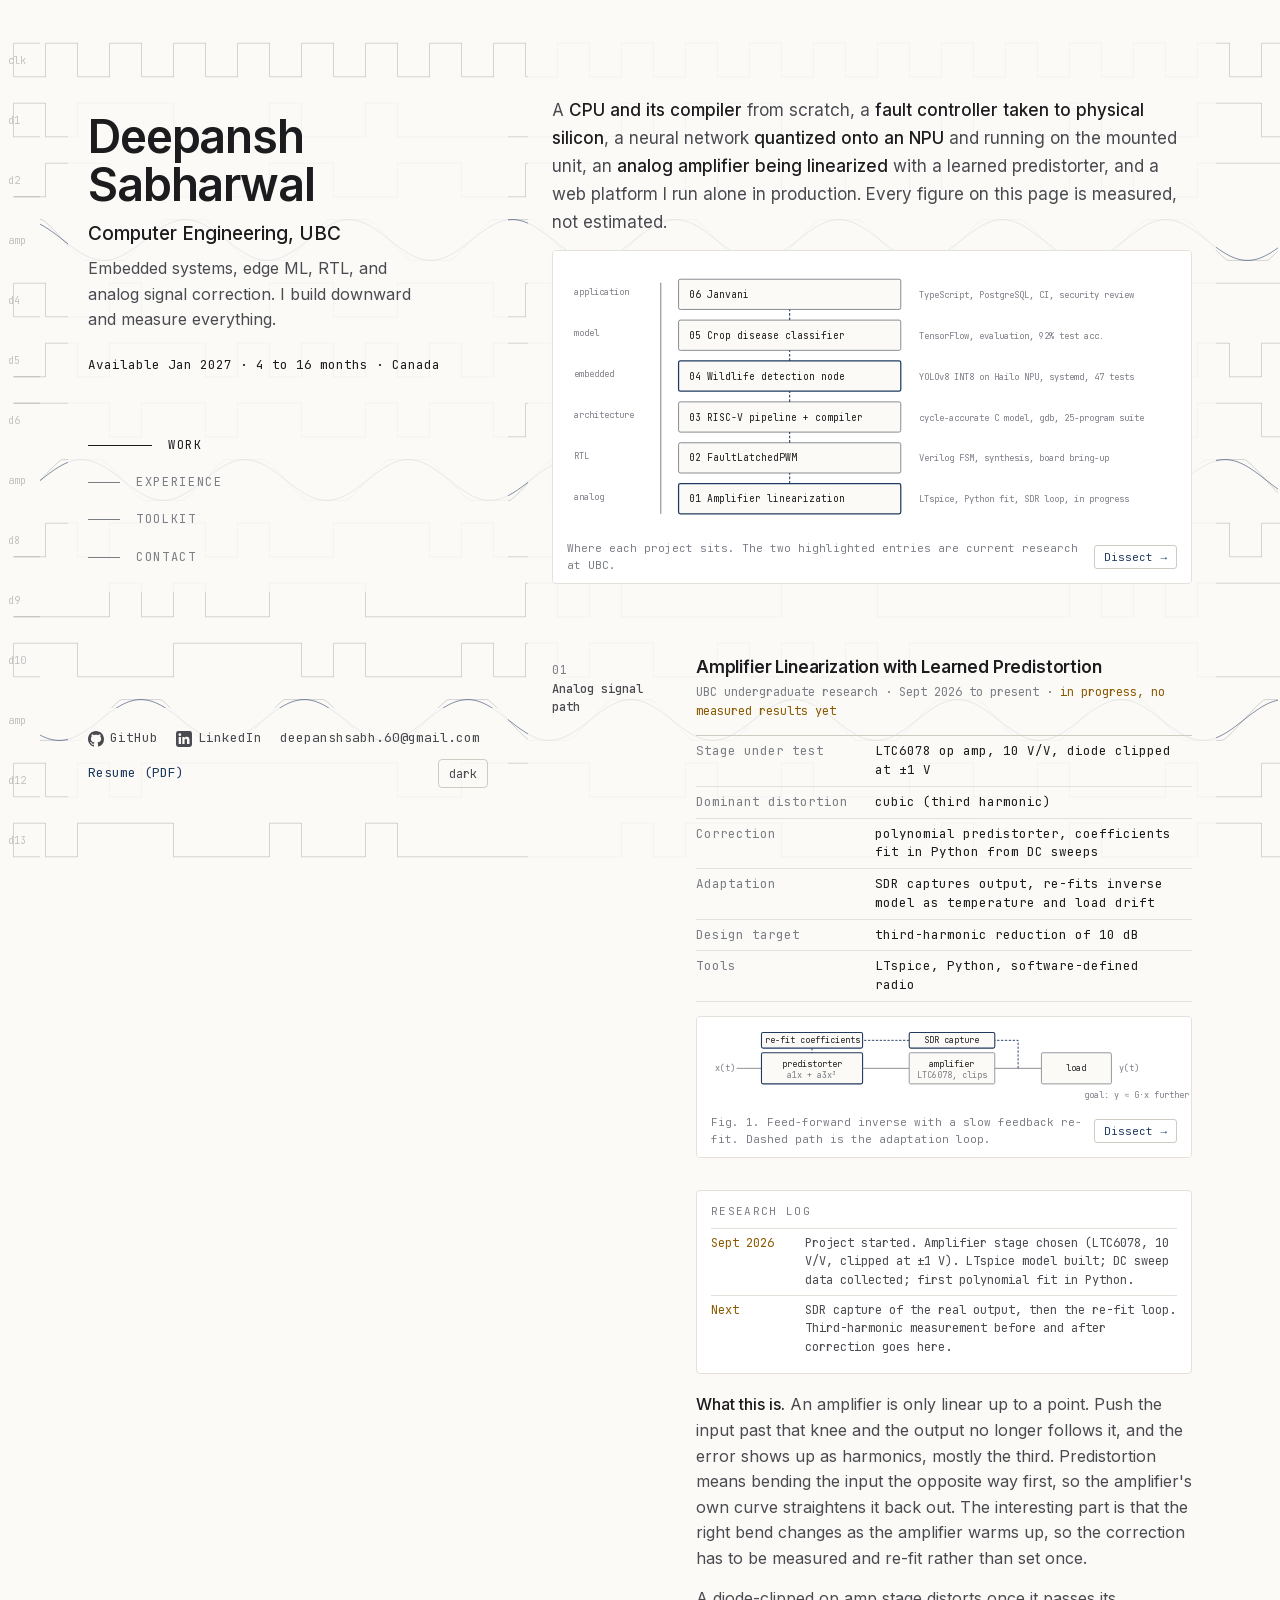
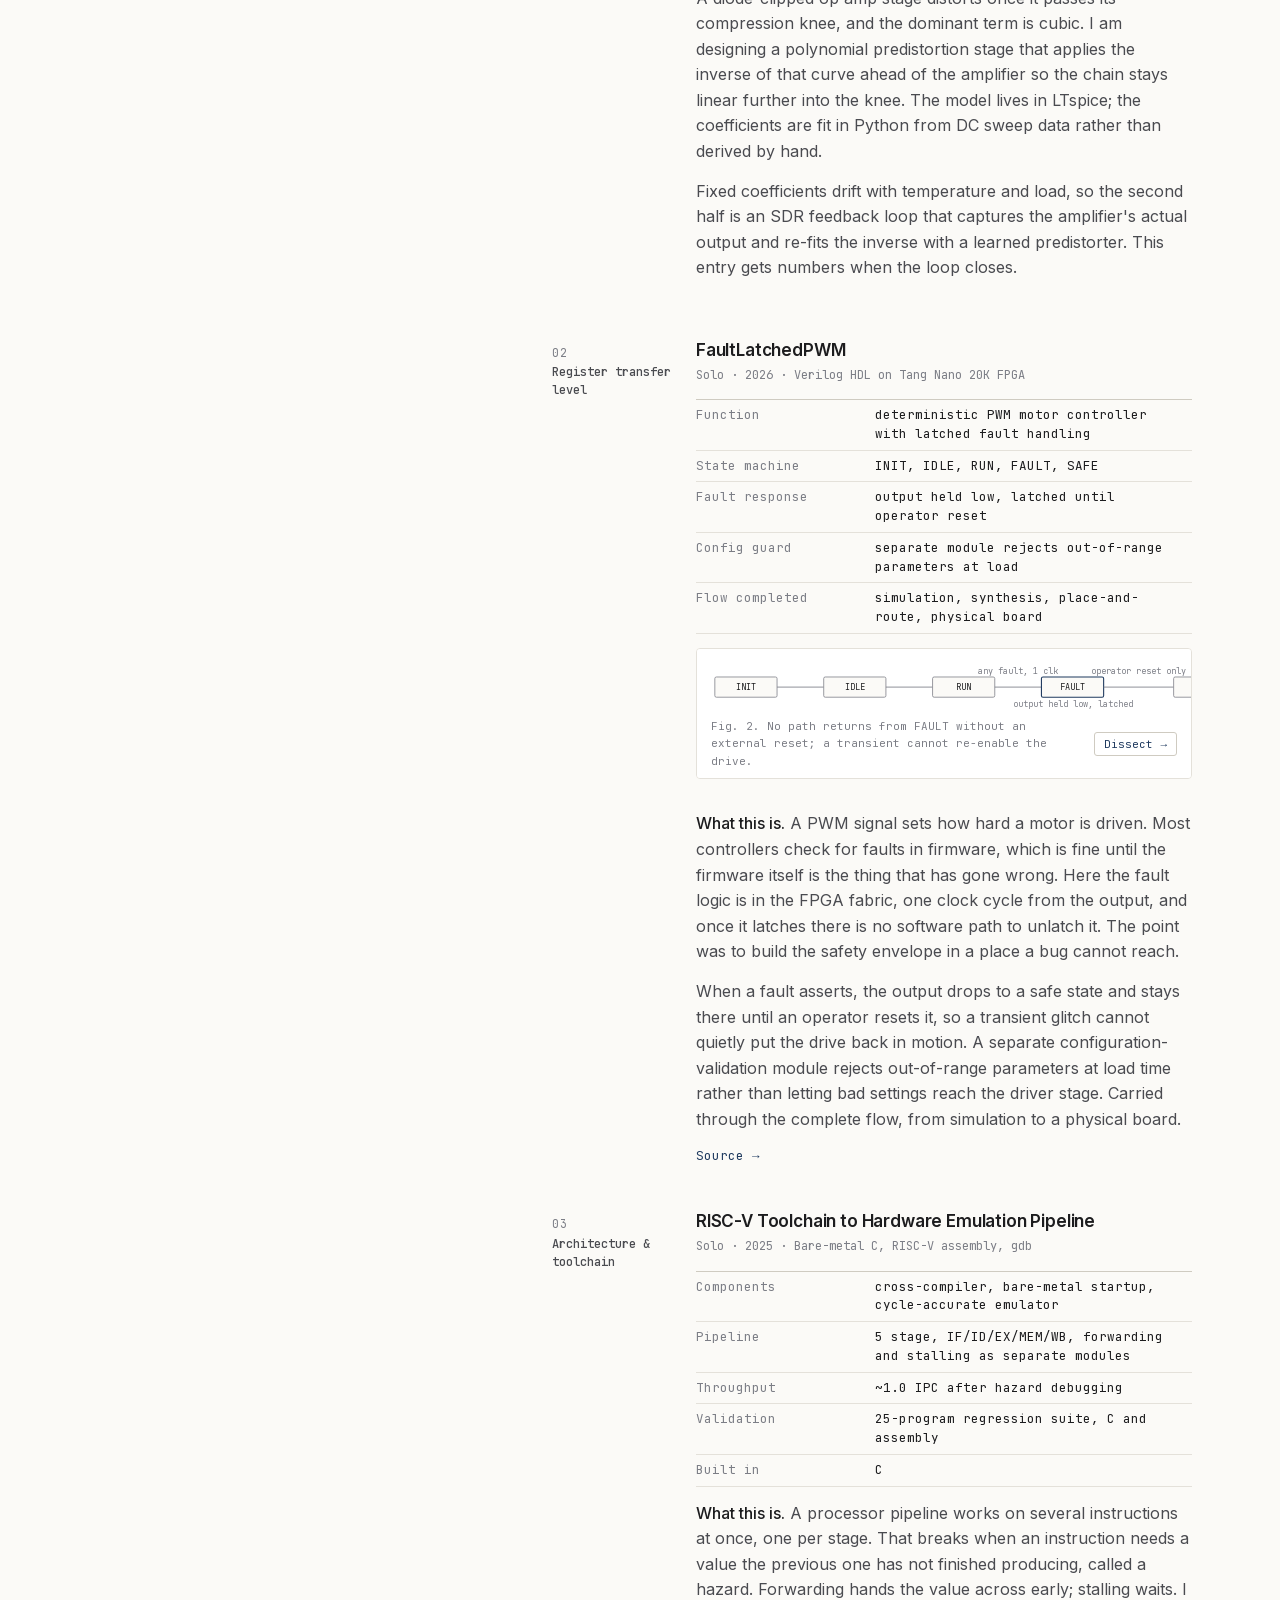
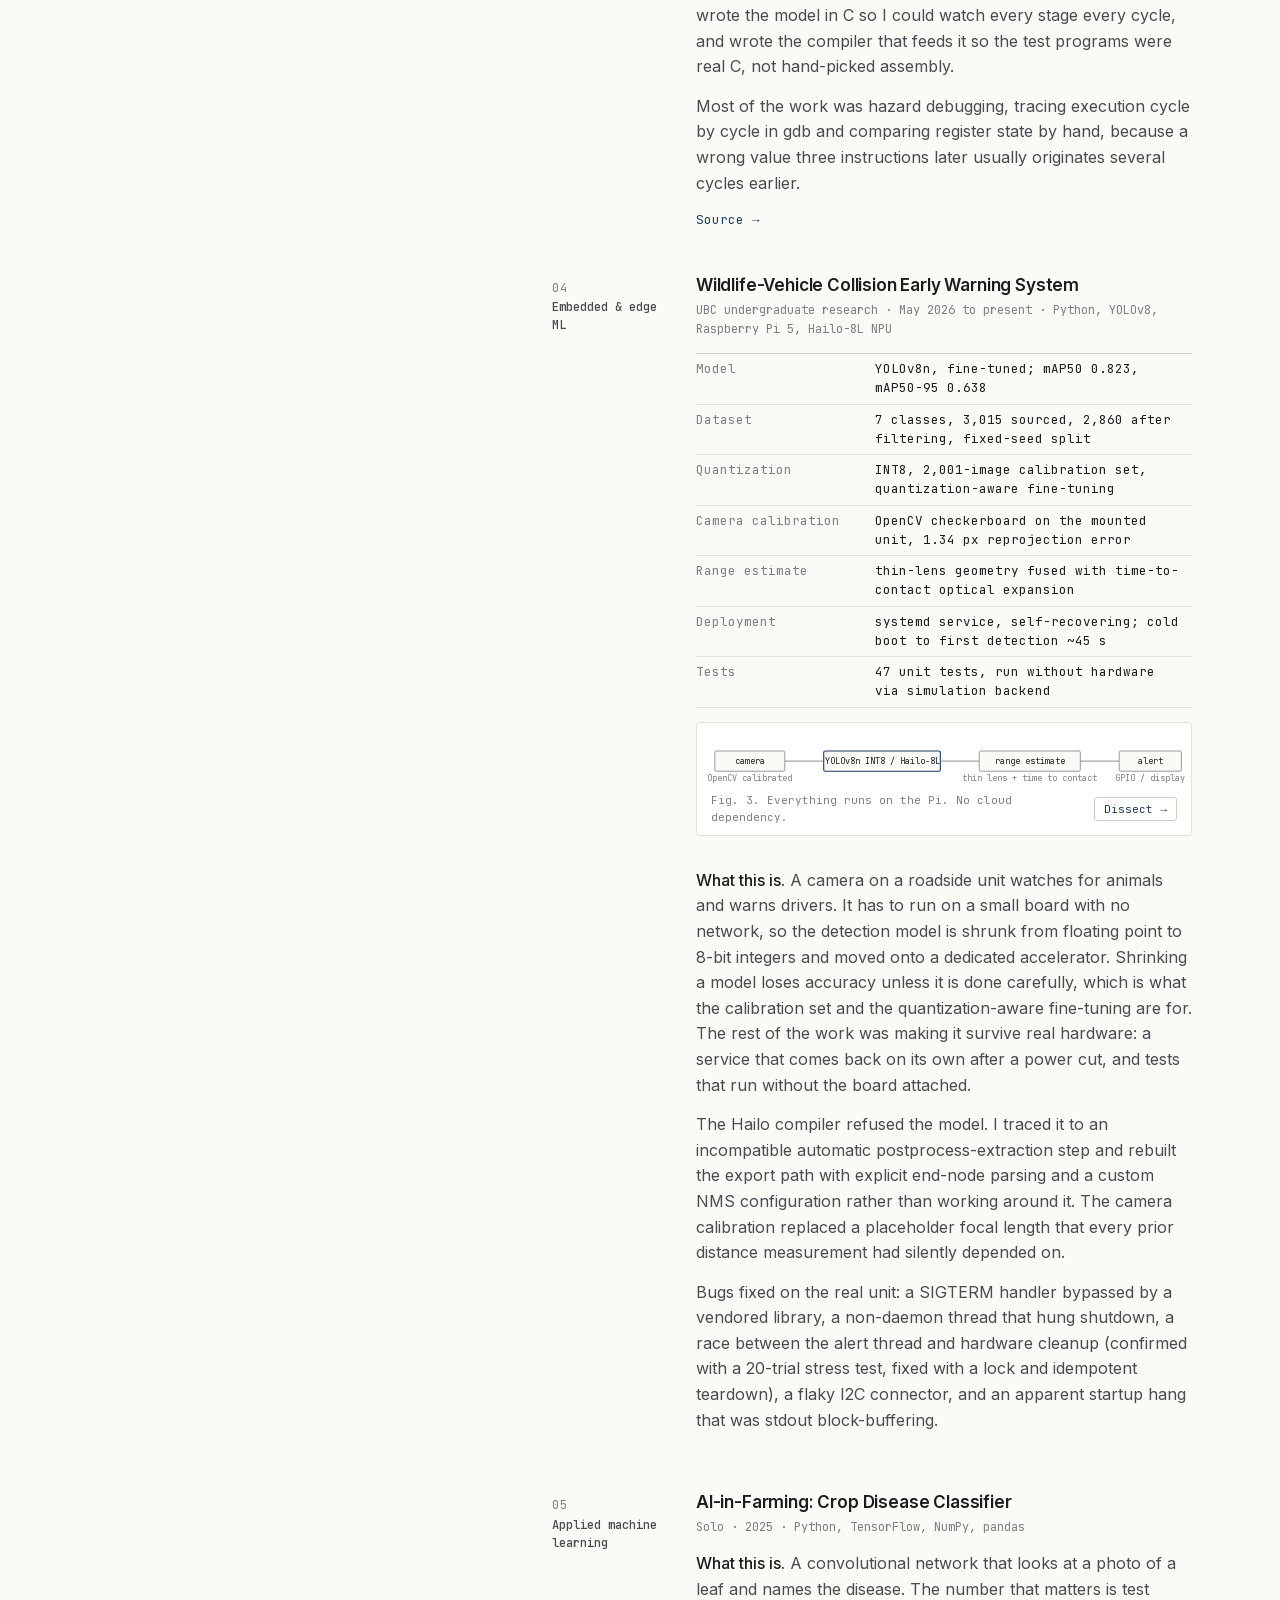
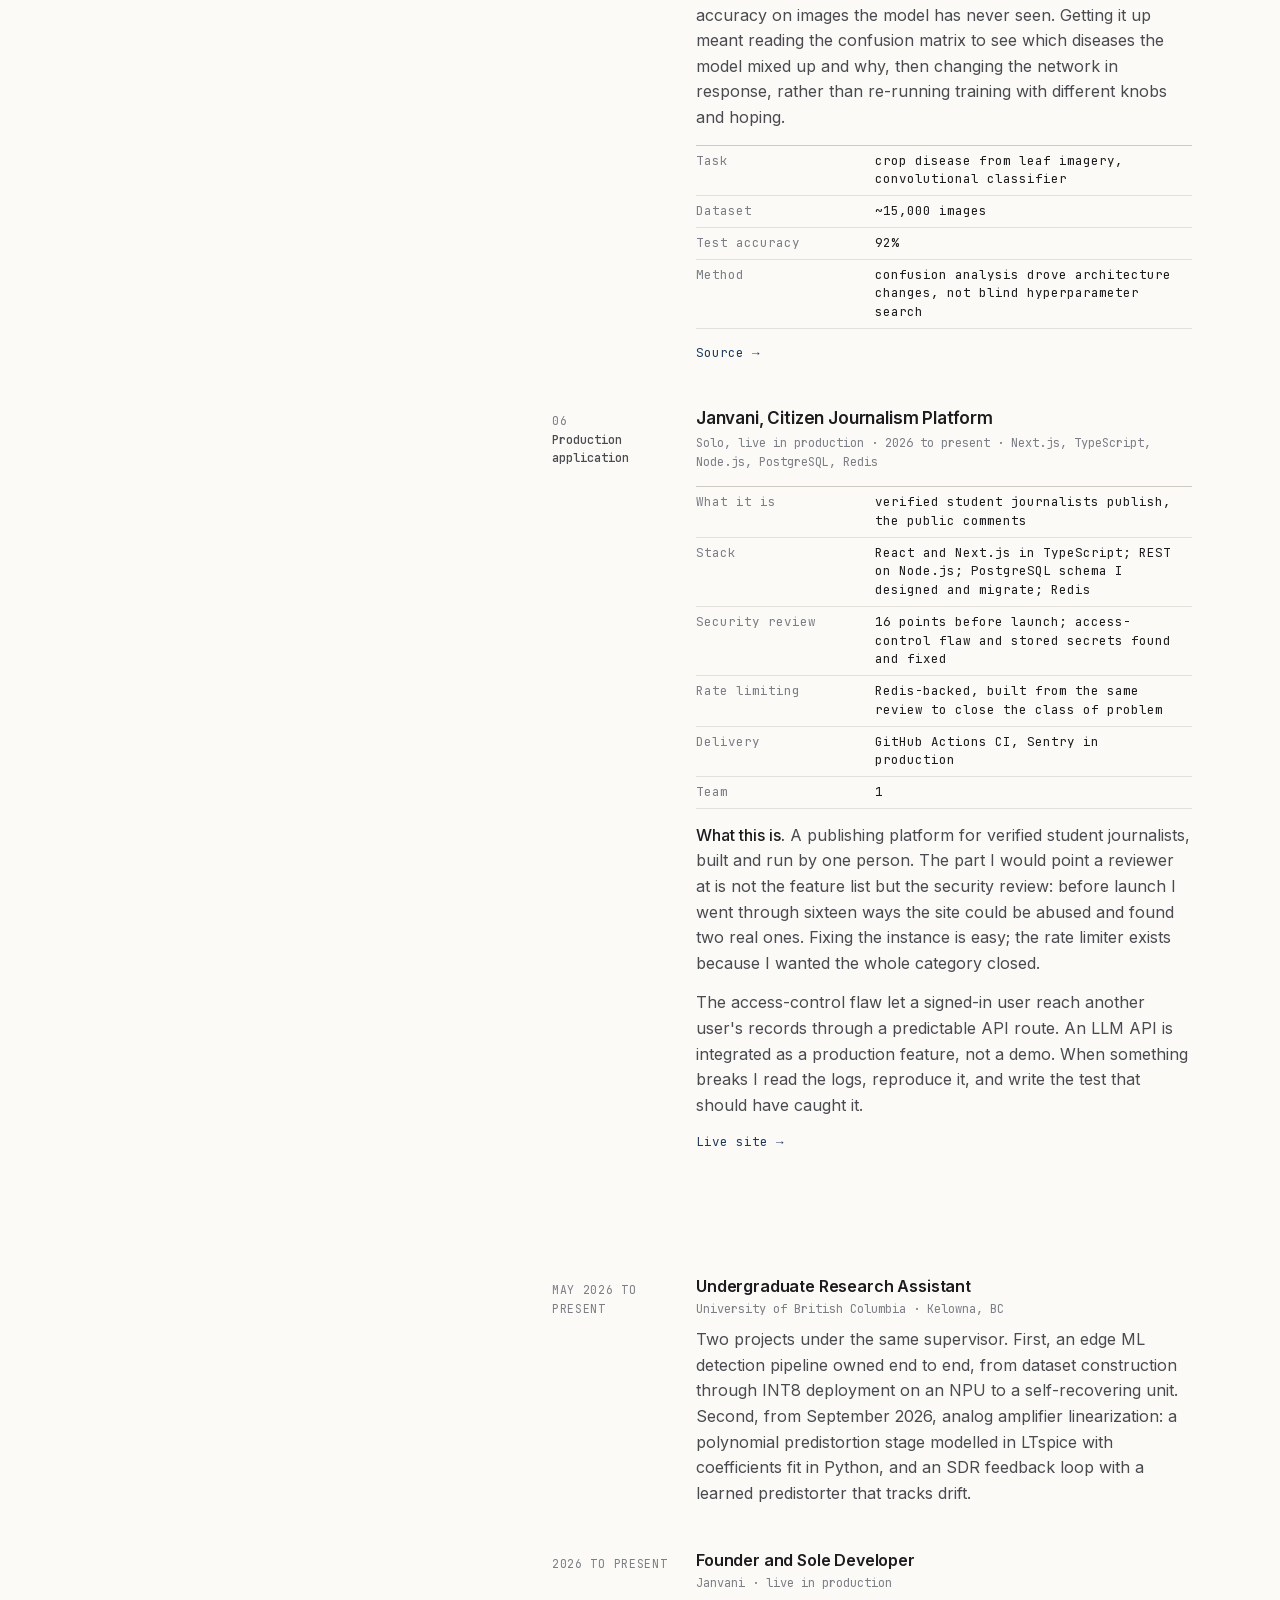
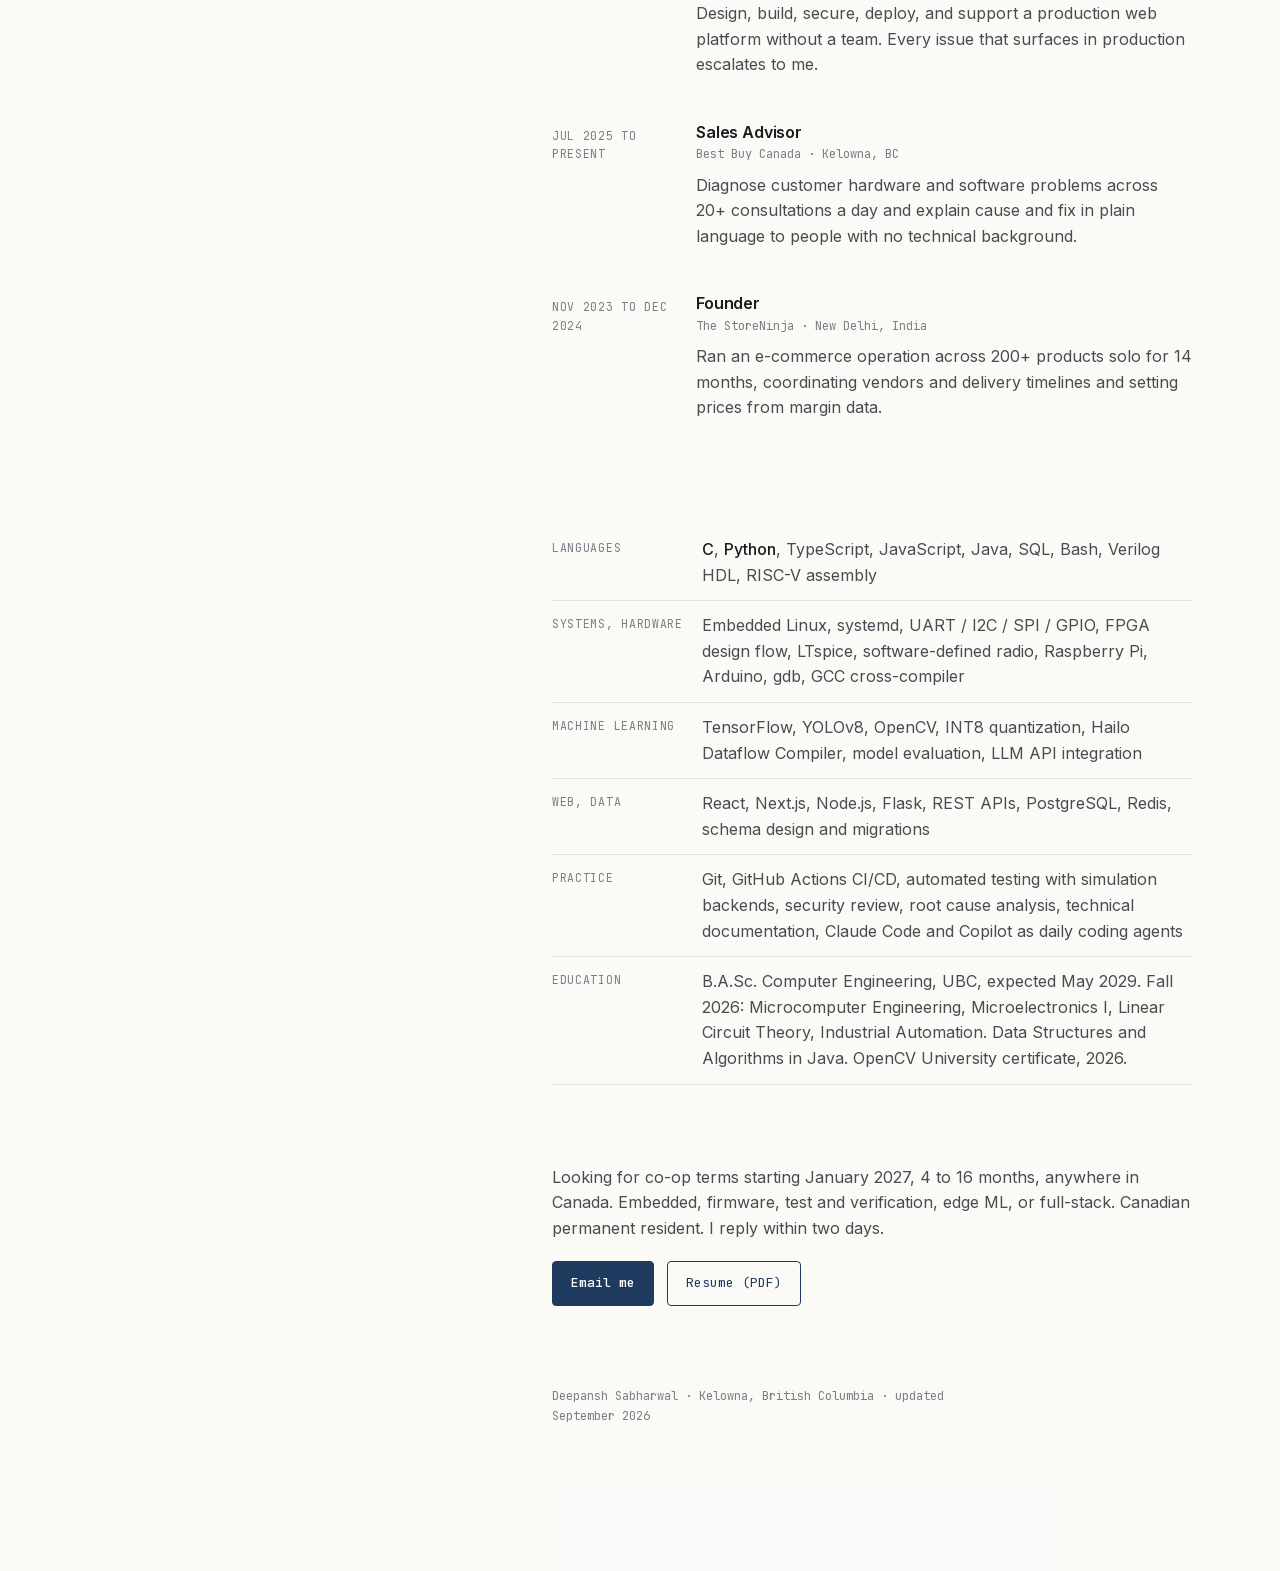
<file: index.html>
<!DOCTYPE html>
<html lang="en">
<head>
<meta charset="utf-8">
<meta http-equiv="Content-Security-Policy" content="default-src 'none'; script-src 'self' 'sha256-MCNKH14fHYVD0xLAPt5BIFYAQK2+f2lTZvwxb7PgMjE=' 'sha256-lJHawgz8nbO+FjywCqAPqRm3kZiUlMguSsPzsiWVtfE=' 'sha256-JKs+mVLf6OCYwqfIkxJRPtE8Q8hYM71uWQEX8V6zU7s='; style-src 'self' 'unsafe-inline'; font-src 'self'; img-src 'self' data:; connect-src https://deepansh.goatcounter.com; form-action 'none'; base-uri 'none'; object-src 'none'; upgrade-insecure-requests">
<meta name="referrer" content="strict-origin-when-cross-origin">
<meta name="viewport" content="width=device-width, initial-scale=1, viewport-fit=cover">
<meta name="theme-color" content="#FBFAF7" media="(prefers-color-scheme: light)">
<meta name="theme-color" content="#151618" media="(prefers-color-scheme: dark)">
<title>Deepansh Sabharwal</title>
<meta name="description" content="Deepansh Sabharwal, Computer Engineering at UBC. Embedded systems, edge ML, RTL, analog signal correction. Co-op terms from January 2027.">
<meta property="og:title" content="Deepansh Sabharwal">
<meta property="og:description" content="Computer Engineering, UBC. Embedded systems, edge ML, RTL, analog signal correction.">
<meta property="og:url" content="https://deepanshsabharwal.com">
<meta property="og:type" content="profile">
<meta property="og:image" content="https://deepanshsabharwal.com/og.png">
<meta property="og:image:width" content="1200">
<meta property="og:image:height" content="630">
<meta name="twitter:card" content="summary_large_image">
<meta name="twitter:image" content="https://deepanshsabharwal.com/og.png">
<link rel="canonical" href="https://deepanshsabharwal.com">
<link rel="icon" href="data:image/svg+xml,%3Csvg xmlns='http://www.w3.org/2000/svg' viewBox='0 0 32 32'%3E%3Crect width='32' height='32' fill='%231F3A5F'/%3E%3Ctext x='16' y='22' font-family='monospace' font-size='16' font-weight='700' fill='%23FBFAF7' text-anchor='middle'%3EDS%3C/text%3E%3C/svg%3E">
<link rel="stylesheet" href="fonts/fonts.css">
<script>try{var t=localStorage.getItem("theme");if(t)document.documentElement.setAttribute("data-theme",t)}catch(e){}</script>
<script type="application/ld+json">
{"@context":"https://schema.org","@type":"Person","name":"Deepansh Sabharwal","url":"https://deepanshsabharwal.com","email":"deepanshsabh.60@gmail.com","telephone":"+1-647-618-5973","jobTitle":"Computer Engineering student","affiliation":{"@type":"CollegeOrUniversity","name":"University of British Columbia"},"sameAs":["https://github.com/NightCrawler9924","https://www.linkedin.com/in/deepanshsabharwal/"],"address":{"@type":"PostalAddress","addressLocality":"Kelowna","addressRegion":"BC","addressCountry":"CA"}}
</script>
<style>
:root{
  --bg:#FBFAF7; --bg-2:#FFFFFF; --bg-3:#F1EFE9; --line:#E4E1DA; --line-2:#CFCBC1;
  --fg:#1C1C1E; --fg-2:#4A4B50; --fg-3:#7C7E86;
  --acc:#1F3A5F; --acc-2:#E6ECF4; --warn:#8A5A00;
  --sans:'Inter',system-ui,-apple-system,sans-serif; --mono:'JetBrains Mono',ui-monospace,SFMono-Regular,Menlo,monospace;
  --gutter:clamp(20px,5vw,48px); --t:180ms; --sal:env(safe-area-inset-left,0px); --sar:env(safe-area-inset-right,0px);
}
@media (prefers-color-scheme:dark){:root:not([data-theme="light"]){
  --bg:#151618; --bg-2:#1B1D20; --bg-3:#222428; --line:#2A2D32; --line-2:#3A3E45;
  --fg:#F2F0EA; --fg-2:#CFCDC6; --fg-3:#9C9EA6;
  --acc:#A9C3E3; --acc-2:#1E2A3A; --warn:#E0B054;}}
:root[data-theme="dark"]{
  --bg:#151618; --bg-2:#1B1D20; --bg-3:#222428; --line:#2A2D32; --line-2:#3A3E45;
  --fg:#F2F0EA; --fg-2:#CFCDC6; --fg-3:#9C9EA6;
  --acc:#A9C3E3; --acc-2:#1E2A3A; --warn:#E0B054;}
*{box-sizing:border-box;-webkit-tap-highlight-color:transparent}
html{scroll-behavior:smooth;scroll-padding-top:24px}
@media (prefers-reduced-motion:reduce){html{scroll-behavior:auto}*{transition:none!important}}
body{margin:0;background:var(--bg);color:var(--fg-2);font-family:var(--sans);font-size:16px;line-height:1.6;-webkit-font-smoothing:antialiased;text-rendering:optimizeLegibility}
a{color:inherit;text-decoration:none;transition:color var(--t) ease-out}
a:hover{color:var(--acc)}
:focus-visible{outline:2px solid var(--acc);outline-offset:3px;border-radius:2px}
h1,h2,h3{color:var(--fg);margin:0;letter-spacing:-.01em}
.mono{font-family:var(--mono)}
.skip{position:absolute;left:-999px;top:8px;background:var(--acc);color:var(--bg);padding:8px 12px;z-index:20;font-weight:500}
.skip:focus{left:8px}

/* frame */
.frame{max-width:1200px;margin:0 auto;padding:0 calc(var(--gutter) + var(--sar)) 0 calc(var(--gutter) + var(--sal));display:grid;grid-template-columns:minmax(0,1fr);gap:0 64px}
@media (min-width:1024px){.frame{grid-template-columns:400px minmax(0,1fr)}}
aside{padding:clamp(40px,8vh,96px) 0 32px}
@media (min-width:1024px){aside{position:sticky;top:0;height:100vh;display:flex;flex-direction:column;justify-content:space-between;padding:96px 0}}
main{padding:0 0 96px}
@media (min-width:1024px){main{padding:96px 0}}

/* aside */
aside h1{font-size:clamp(34px,4.5vw,46px);font-weight:600;line-height:1.05;letter-spacing:-.025em}
aside .role{font-size:19px;font-weight:500;color:var(--fg);margin:12px 0 10px;line-height:1.35}
aside .lede{max-width:34ch;margin:0}
aside .status{display:block;margin-top:22px;font-family:var(--mono);font-size:12.5px;color:var(--fg)}
.side-nav{margin:52px 0 0;display:none}
@media (min-width:1024px){.side-nav{display:block}}
.side-nav ol{list-style:none;margin:0;padding:0}
.side-nav a{display:flex;align-items:center;gap:16px;padding:9px 0;font-family:var(--mono);font-size:12px;letter-spacing:.14em;text-transform:uppercase;color:var(--fg-3)}
.side-nav a::before{content:"";width:32px;height:1px;background:var(--fg-3);transition:width var(--t) ease-out,background var(--t) ease-out}
.side-nav a:hover,.side-nav a.on{color:var(--fg)}
.side-nav a:hover::before,.side-nav a.on::before{width:64px;background:var(--fg)}
#bg{position:fixed;inset:0;width:100%;height:100%;z-index:0;pointer-events:none}
@media (prefers-reduced-motion:reduce){#bg{display:none}}
.frame{position:relative;z-index:1}
aside>div,main{background:color-mix(in srgb,var(--bg) 84%,transparent);border-radius:8px}
aside>div{padding:16px 12px;margin:0 -12px}
main{padding-left:12px;padding-right:12px;margin:0 -12px}
@media (min-width:1024px){aside>div{padding:16px 20px;margin:0 -20px}main{padding-left:24px;padding-right:24px;margin:0 -24px}}
.links{display:flex;flex-wrap:wrap;gap:6px 18px;margin-top:40px;font-family:var(--mono);font-size:13px}
.links a{color:var(--fg-2);display:inline-flex;align-items:center;gap:6px;padding:4px 0}
.links a:hover{color:var(--acc)}
.links svg{width:16px;height:16px;fill:currentColor}
.links .res{color:var(--acc)}
.theme{margin-left:auto;background:none;border:1px solid var(--line-2);color:var(--fg-2);font-family:var(--mono);font-size:12px;padding:5px 10px;border-radius:4px;cursor:pointer;transition:border-color var(--t) ease-out,color var(--t) ease-out}
.theme:hover{color:var(--acc);border-color:var(--acc)}


/* mobile */
@media (max-width:1023px){
  #bg{display:none}
  aside>div,main{background:transparent}
  aside{padding-top:max(28px,env(safe-area-inset-top,0px))}
  .links{gap:4px 8px;margin-top:16px}
  .refs a{display:inline-flex;align-items:center;min-height:44px;padding:0 12px;margin:0 8px 0 0;border:1px solid var(--line);border-radius:6px}
  .entry h3 a{display:inline-block;padding:10px 0;margin:-10px 0}
  .links a,.theme{min-height:44px;display:inline-flex;align-items:center;padding:0 12px;border:1px solid var(--line);border-radius:6px;font-size:13px}
  .links .res{border-color:var(--acc)}
  .theme{margin-left:0}
  .thesis{font-size:16px}
  table.spec{font-size:13px}
  table.spec th{width:34%;padding-right:12px}
  table.spec th,table.spec td{padding-top:8px;padding-bottom:8px}
  figure{padding:12px 0 8px;position:relative}
  figure svg{min-width:600px;padding:0 10px}
  figure::after{content:"";position:absolute;top:0;right:0;bottom:0;width:36px;pointer-events:none;background:linear-gradient(90deg,transparent,var(--bg-2))}
  figcaption{flex-direction:column;align-items:flex-start;gap:8px;padding:0 10px}
  figcaption::before{content:"swipe to see the full diagram";color:var(--fg-3)}
  .dissect,.btn{min-height:44px;display:inline-flex;align-items:center;padding:0 14px;font-size:13px}
  .steps{font-size:13px}
  .steps li{padding:8px 0 8px 12px}
  .log{font-size:13px}
  .log li{grid-template-columns:1fr;gap:2px}
  section{padding-bottom:56px}
  .entry{padding:16px 12px;margin:0 -12px 4px}
  .entry h3{font-size:18px}
  .tk .k{padding-top:16px}
}
@media (hover:none){#bg{display:none}}

/* sections */
section{padding:0 0 80px;scroll-margin-top:24px}
.sh{display:none}
@media (max-width:1023px){.sh{display:block;position:sticky;top:0;z-index:5;background:color-mix(in srgb,var(--bg) 85%,transparent);backdrop-filter:blur(8px);padding:14px 0;margin:0 0 20px;font-family:var(--mono);font-size:12px;letter-spacing:.14em;text-transform:uppercase;color:var(--fg)}}
.prose{max-width:66ch}
.prose p{margin:0 0 14px}
.prose b{color:var(--fg);font-weight:500}
.thesis{font-size:17px;line-height:1.65;max-width:62ch}

/* entries (projects, experience) */
.entry{display:grid;grid-template-columns:minmax(0,1fr);gap:8px 24px;padding:20px 20px;margin:0 -20px 4px;border-radius:6px;transition:background var(--t) ease-out,box-shadow var(--t) ease-out,transform 240ms cubic-bezier(.2,.7,.2,1)}
@media (hover:hover){.entry:hover{transform:translateY(-2px)}}
@media (min-width:640px){.entry{grid-template-columns:120px minmax(0,1fr)}}
@media (hover:hover){.entry:hover{background:color-mix(in srgb,var(--bg-3) 60%,transparent);box-shadow:inset 0 1px 0 0 color-mix(in srgb,var(--fg) 6%,transparent)}}
.entry .idx{font-family:var(--mono);font-size:11.5px;letter-spacing:.06em;text-transform:uppercase;color:var(--fg-3);line-height:1.5;padding-top:5px}
.entry .idx b{display:block;color:var(--fg-2);font-weight:500;text-transform:none;letter-spacing:0;font-size:12px;margin-top:2px}
.entry h3{font-size:17px;font-weight:600;line-height:1.35}
.entry h3 a:hover{color:var(--acc)}
.entry .meta{font-family:var(--mono);font-size:12px;color:var(--fg-3);margin:4px 0 14px}
.entry .status{color:var(--warn)}
table.spec{border-collapse:collapse;width:100%;margin:0 0 14px;font-family:var(--mono);font-size:12.5px;line-height:1.5}
table.spec th,table.spec td{text-align:left;padding:6px 10px 6px 0;border-bottom:1px solid var(--line);vertical-align:top}
table.spec th{font-weight:400;color:var(--fg-3);width:36%}
table.spec td{color:var(--fg);font-variant-numeric:tabular-nums}
table.spec tr:first-child th,table.spec tr:first-child td{border-top:1px solid var(--line-2)}
.refs{font-family:var(--mono);font-size:12.5px;margin:10px 0 0}
.refs a{color:var(--acc);margin-right:18px}
.refs a:hover{text-decoration:underline;text-underline-offset:3px}
figure.map{margin:0 0 36px}
figure.map svg{min-width:640px}
figure{margin:4px 0 16px;padding:14px 10px 8px;border:1px solid var(--line);border-radius:4px;background:var(--bg-2);overflow-x:auto;transform-style:preserve-3d;transition:transform 260ms cubic-bezier(.2,.7,.2,1),box-shadow 260ms ease-out;will-change:transform}
@media (hover:hover){figure:hover{box-shadow:0 12px 30px -18px rgba(0,0,0,.35)}}
figure .hi{transition:stroke-width var(--t) ease-out}
figure:hover .hi{stroke-width:2.2}
figure svg{width:100%;min-width:560px;height:auto;display:block;font-family:var(--mono);font-size:11px}
figure .lbl{fill:var(--fg)}
figure .dim{fill:var(--fg-3)}
figure .box{fill:var(--bg);stroke:var(--fg-3)}
figure .hi{stroke:var(--acc);stroke-width:1.4}
figure .line{stroke:var(--fg-3);fill:none;stroke-width:1.1}
figure .acc{stroke:var(--acc);fill:none;stroke-width:1.2;stroke-dasharray:3 2}
figcaption{font-family:var(--mono);font-size:11px;color:var(--fg-3);margin-top:8px;padding:0 4px;display:flex;justify-content:space-between;gap:12px;align-items:center}
.dissect{font-family:var(--mono);font-size:11px;background:none;border:1px solid var(--line-2);color:var(--acc);padding:4px 9px;border-radius:3px;cursor:pointer;white-space:nowrap;transition:border-color var(--t) ease-out,background var(--t) ease-out}
.dissect:hover{border-color:var(--acc);background:var(--acc-2)}
figure [data-step]{transition:opacity 320ms ease-out}
figure.playing [data-step]{opacity:.18}
figure.playing [data-step].done{opacity:.55}
figure.playing [data-step].on{opacity:1}
figure.playing [data-step].on .box{stroke:var(--acc);stroke-width:1.6}
.steps{list-style:none;margin:0 0 16px;padding:0;font-family:var(--mono);font-size:12px;line-height:1.55;max-height:0;overflow:hidden;transition:max-height 400ms ease-out}
.steps.open{max-height:600px}
.steps li{display:none;padding:6px 0 6px 14px;border-left:2px solid var(--line);color:var(--fg-2)}
.steps li.done{display:block}
.steps li.on{display:block;border-left-color:var(--acc);color:var(--fg)}
.steps li b{color:var(--fg);font-weight:500}
.steps li b::after{content:" ";}
.log{margin:0 0 18px;padding:12px 14px;border:1px solid var(--line);border-radius:4px;background:var(--bg-2);font-family:var(--mono);font-size:12px;line-height:1.55}
.log-h{font-size:11px;letter-spacing:.12em;text-transform:uppercase;color:var(--fg-3);margin:0 0 8px}
.log ol{list-style:none;margin:0;padding:0}
.log li{display:grid;grid-template-columns:84px 1fr;gap:10px;padding:5px 0;border-top:1px solid var(--line)}
.log time{color:var(--warn);white-space:nowrap}

/* experience */
.xp .when{font-family:var(--mono);font-size:11.5px;letter-spacing:.06em;text-transform:uppercase;color:var(--fg-3);padding-top:5px}
.xp h3{font-size:16px}
.xp .org{font-family:var(--mono);font-size:12px;color:var(--fg-3);margin:2px 0 8px}
.xp p{margin:0;max-width:62ch}

/* toolkit */
.tk{display:grid;grid-template-columns:minmax(0,1fr);gap:0}
@media (min-width:640px){.tk{grid-template-columns:150px minmax(0,1fr)}}
.tk>div{padding:12px 0;border-bottom:1px solid var(--line)}
.tk .k{font-family:var(--mono);font-size:11.5px;letter-spacing:.06em;text-transform:uppercase;color:var(--fg-3);padding-top:14px}
@media (max-width:639px){.tk .k{border-bottom:0;padding-bottom:0}}
.tk .v b{color:var(--fg);font-weight:500}

/* contact */
.btn{display:inline-block;font-family:var(--mono);font-size:13px;padding:11px 18px;border:1px solid var(--acc);color:var(--acc);border-radius:4px;margin:6px 8px 0 0;transition:background var(--t) ease-out,color var(--t) ease-out;cursor:pointer}
.btn:hover{background:var(--acc-2);color:var(--acc)}
.btn.pri{background:var(--acc);color:var(--bg-2);font-weight:500}
.btn.pri:hover{background:color-mix(in srgb,var(--acc) 85%,black);color:var(--bg-2)}
footer{font-family:var(--mono);font-size:12px;color:var(--fg-3);padding:0 0 48px;max-width:60ch;line-height:1.7}

@media print{
  #bg,.side-nav,.theme,.dissect,.skip{display:none!important}
  body{background:#fff;color:#222;font-size:12px}
  .frame{display:block;padding:0}
  aside{position:static;height:auto;padding:0 0 16px}
  aside>div,main{background:none;padding:0;margin:0}
  main{padding:0}
  section{padding:0 0 18px;break-inside:avoid-page}
  .entry{break-inside:avoid;padding:8px 0;margin:0}
  figure{break-inside:avoid;overflow:visible;border-color:#ccc}
  figure svg{min-width:0}
  figcaption::before{content:none}
  .steps{max-height:none;display:block}
  .steps li{display:block;border-left-color:#ccc}
  a{color:#222}
  a[href^="http"]::after{content:" (" attr(href) ")";font-size:10px;color:#666}
}
</style>
</head>
<body>
<a class="skip" href="#work">Skip to content</a>
<canvas id="bg" aria-hidden="true"></canvas>
<div class="frame">

<aside>
  <div>
    <h1>Deepansh Sabharwal</h1>
    <p class="role">Computer Engineering, UBC</p>
    <p class="lede">Embedded systems, edge ML, RTL, and analog signal correction. I build downward and measure everything.</p>
    <p class="status">Available Jan 2027 &middot; 4 to 16 months &middot; Canada</p>
    <nav class="side-nav" aria-label="Sections">
      <ol>
        <li><a href="#work">Work</a></li>
        <li><a href="#experience">Experience</a></li>
        <li><a href="#toolkit">Toolkit</a></li>
        <li><a href="#contact">Contact</a></li>
      </ol>
    </nav>
      </div>
  <div class="links">
    <a href="https://github.com/NightCrawler9924" aria-label="GitHub"><svg viewBox="0 0 16 16" aria-hidden="true"><path d="M8 0C3.58 0 0 3.58 0 8c0 3.54 2.29 6.53 5.47 7.59.4.07.55-.17.55-.38 0-.19-.01-.82-.01-1.49-2.01.37-2.53-.49-2.69-.94-.09-.23-.48-.94-.82-1.13-.28-.15-.68-.52-.01-.53.63-.01 1.08.58 1.23.82.72 1.21 1.87.87 2.33.66.07-.52.28-.87.51-1.07-1.78-.2-3.64-.89-3.64-3.95 0-.87.31-1.59.82-2.15-.08-.2-.36-1.02.08-2.12 0 0 .67-.21 2.2.82.64-.18 1.32-.27 2-.27.68 0 1.36.09 2 .27 1.53-1.04 2.2-.82 2.2-.82.44 1.1.16 1.92.08 2.12.51.56.82 1.27.82 2.15 0 3.07-1.87 3.75-3.65 3.95.29.25.54.73.54 1.48 0 1.07-.01 1.93-.01 2.2 0 .21.15.46.55.38A8.01 8.01 0 0 0 16 8c0-4.42-3.58-8-8-8z"/></svg>GitHub</a>
    <a href="https://www.linkedin.com/in/deepanshsabharwal/" aria-label="LinkedIn"><svg viewBox="0 0 16 16" aria-hidden="true"><path d="M13.6 0H2.4A2.4 2.4 0 0 0 0 2.4v11.2A2.4 2.4 0 0 0 2.4 16h11.2a2.4 2.4 0 0 0 2.4-2.4V2.4A2.4 2.4 0 0 0 13.6 0zM5 13H2.7V6H5v7zM3.85 5a1.35 1.35 0 1 1 0-2.7 1.35 1.35 0 0 1 0 2.7zM13.3 13H11V9.6c0-.81-.02-1.86-1.13-1.86-1.14 0-1.31.89-1.31 1.8V13H6.3V6h2.2v.96h.03c.31-.58 1.06-1.2 2.18-1.2 2.33 0 2.76 1.54 2.76 3.54V13z"/></svg>LinkedIn</a>
    <a href="mailto:deepanshsabh.60@gmail.com">deepanshsabh.60@gmail.com</a>
    <a class="res" href="Deepansh-Sabharwal-Resume.pdf">Resume (PDF)</a>
    <button class="theme" id="theme" type="button" aria-label="Toggle colour theme">dark</button>
  </div>
</aside>

<main>
  <div class="prose thesis" id="top">
    <p>A <b>CPU and its compiler</b> from scratch, a <b>fault controller taken to physical silicon</b>, a neural network <b>quantized onto an NPU</b> and running on the mounted unit, an <b>analog amplifier being linearized</b> with a learned predistorter, and a web platform I run alone in production. Every figure on this page is measured, not estimated.</p>
  </div>

<section id="work">
  <div class="sh">Work</div>
  <figure class="map">
    <svg viewBox="0 0 720 300" role="img" aria-label="System map: six layers from analog signal path up to production application, with one project at each layer">
      <path class="line" d="M110 20 V280"/>
      <g data-step="6"><text class="dim" font-size="10" x="12" y="34">application</text><rect class="box" x="130" y="16" width="250" height="34" rx="2"/><text class="lbl" font-size="11" x="142" y="37">06 Janvani</text><text class="dim" font-size="10" x="400" y="37">TypeScript, PostgreSQL, CI, security review</text></g>
      <g data-step="5"><text class="dim" font-size="10" x="12" y="80">model</text><rect class="box" x="130" y="62" width="250" height="34" rx="2"/><text class="lbl" font-size="11" x="142" y="83">05 Crop disease classifier</text><text class="dim" font-size="10" x="400" y="83">TensorFlow, evaluation, 92% test acc.</text><path class="acc" d="M255 62 V50"/></g>
      <g data-step="4"><text class="dim" font-size="10" x="12" y="126">embedded</text><rect class="box hi" x="130" y="108" width="250" height="34" rx="2"/><text class="lbl" font-size="11" x="142" y="129">04 Wildlife detection node</text><text class="dim" font-size="10" x="400" y="129">YOLOv8 INT8 on Hailo NPU, systemd, 47 tests</text><path class="acc" d="M255 108 V96"/></g>
      <g data-step="3"><text class="dim" font-size="10" x="12" y="172">architecture</text><rect class="box" x="130" y="154" width="250" height="34" rx="2"/><text class="lbl" font-size="11" x="142" y="175">03 RISC-V pipeline + compiler</text><text class="dim" font-size="10" x="400" y="175">cycle-accurate C model, gdb, 25-program suite</text><path class="acc" d="M255 154 V142"/></g>
      <g data-step="2"><text class="dim" font-size="10" x="12" y="218">RTL</text><rect class="box" x="130" y="200" width="250" height="34" rx="2"/><text class="lbl" font-size="11" x="142" y="221">02 FaultLatchedPWM</text><text class="dim" font-size="10" x="400" y="221">Verilog FSM, synthesis, board bring-up</text><path class="acc" d="M255 200 V188"/></g>
      <g data-step="1"><text class="dim" font-size="10" x="12" y="264">analog</text><rect class="box hi" x="130" y="246" width="250" height="34" rx="2"/><text class="lbl" font-size="11" x="142" y="267">01 Amplifier linearization</text><text class="dim" font-size="10" x="400" y="267">LTspice, Python fit, SDR loop, in progress</text><path class="acc" d="M255 246 V234"/></g>
      </svg>
    <figcaption><span>Where each project sits. The two highlighted entries are current research at UBC.</span><button class="dissect" type="button">Dissect &rarr;</button></figcaption>
  </figure>
  <ol class="steps"><li><b>Analog.</b>The bottom of the stack: a real amplifier with a real nonlinearity. Current research. The correction is modelled in LTspice and fit in Python, with an SDR closing the loop.</li><li><b>RTL.</b>One level up, logic described in Verilog and synthesized onto an FPGA. FaultLatchedPWM puts the safety envelope here, where firmware cannot reach it.</li><li><b>Architecture.</b>How instructions flow through a processor. A cycle-accurate five-stage RISC-V model in C, with the cross-compiler that feeds it, debugged in gdb against 25 programs.</li><li><b>Embedded.</b>Linux on a small board with an accelerator. The detection node: a quantized YOLOv8 model on a Hailo NPU, a self-recovering systemd service, and tests that run without the hardware.</li><li><b>Model.</b>The machine learning itself. A TensorFlow classifier taken to 92% test accuracy by reading the confusion matrix instead of guessing at hyperparameters.</li><li><b>Application.</b>The top: software people use. Janvani, a publishing platform on Next.js and PostgreSQL, run alone in production behind a 16-point security review.</li></ol>

  <article class="entry" id="p1">
    <div class="idx">01<b>Analog signal path</b></div>
    <div>
      <h3>Amplifier Linearization with Learned Predistortion</h3>
      <p class="meta">UBC undergraduate research &middot; Sept 2026 to present &middot; <span class="status">in progress, no measured results yet</span></p>
      <table class="spec">
        <tr><th>Stage under test</th><td>LTC6078 op amp, 10 V/V, diode clipped at &plusmn;1 V</td></tr>
        <tr><th>Dominant distortion</th><td>cubic (third harmonic)</td></tr>
        <tr><th>Correction</th><td>polynomial predistorter, coefficients fit in Python from DC sweeps</td></tr>
        <tr><th>Adaptation</th><td>SDR captures output, re-fits inverse model as temperature and load drift</td></tr>
        <tr><th>Design target</th><td>third-harmonic reduction of 10 dB</td></tr>
        <tr><th>Tools</th><td>LTspice, Python, software-defined radio</td></tr>
      </table>
      <figure>
        <svg viewBox="0 0 720 96" role="img" aria-label="Predistortion loop: input through inverse polynomial into amplifier, output captured by SDR, coefficients re-fit">
          <g data-step="1"><text class="dim" x="10" y="52">x(t)</text><path class="line" d="M38 48 H70"/></g>
          <g data-step="2"><rect class="box hi" x="70" y="28" width="130" height="40" rx="2"/><text class="lbl" x="135" y="46" text-anchor="middle">predistorter</text><text class="dim" x="135" y="60" text-anchor="middle">a1x + a3x&#179;</text><path class="line" d="M200 48 H260"/></g>
          <g data-step="3"><rect class="box" x="260" y="28" width="110" height="40" rx="2"/><text class="lbl" x="315" y="46" text-anchor="middle">amplifier</text><text class="dim" x="315" y="60" text-anchor="middle">LTC6078, clips</text><path class="line" d="M370 48 H430"/></g>
          <g data-step="4"><rect class="box" x="430" y="28" width="90" height="40" rx="2"/><text class="lbl" x="475" y="52" text-anchor="middle">load</text><text class="dim" x="530" y="52">y(t)</text><text class="dim" x="710" y="86" text-anchor="end">goal: y &asymp; G&middot;x further past the knee</text></g>
          <g data-step="5"><path class="acc" d="M400 48 V12 H370"/><rect class="box hi" x="260" y="2" width="110" height="20" rx="2"/><text class="lbl" x="315" y="16" text-anchor="middle">SDR capture</text></g>
          <g data-step="6"><path class="acc" d="M260 12 H200"/><rect class="box hi" x="70" y="2" width="130" height="20" rx="2"/><text class="lbl" x="135" y="16" text-anchor="middle">re-fit coefficients</text><path class="acc" d="M135 22 V28"/></g>
        </svg>
        <figcaption><span>Fig. 1. Feed-forward inverse with a slow feedback re-fit. Dashed path is the adaptation loop.</span><button class="dissect" type="button">Dissect &rarr;</button></figcaption>
      </figure>
      <ol class="steps"><li><b>Input.</b>The test signal, x(t). The amplifier's curve is measured first from DC sweep data, point by point, which is what the correction is fit against.</li><li><b>Predistorter.</b>A polynomial, a1x + a3x&#179;, chosen to be the inverse of the amplifier's own curve. The coefficients are not derived by hand; they are fit in Python to the sweep data.</li><li><b>Amplifier.</b>An LTC6078 stage at 10 V/V, diode clipped at &plusmn;1 V. Past the knee it compresses, and the dominant error is the cubic term. The predistorter has already bent the input the other way.</li><li><b>Output.</b>y(t) should track G&middot;x further into the knee than it would without correction. The design target is 10 dB less third harmonic. No measured number yet.</li><li><b>SDR capture.</b>A software-defined radio samples the real output, not the LTspice model. This is what makes the loop honest about temperature and load drift.</li><li><b>Re-fit.</b>The captured output goes back into the fitter, the coefficients update, and the predistorter tracks the amplifier as it drifts. This is the learned part.</li></ol>
            <div class="log" aria-label="Research log">
        <div class="log-h">Research log</div>
        <ol>
          <li><time datetime="2026-09">Sept 2026</time>Project started. Amplifier stage chosen (LTC6078, 10 V/V, clipped at &plusmn;1 V). LTspice model built; DC sweep data collected; first polynomial fit in Python.</li>
          <li><time datetime="2026-10">Next</time>SDR capture of the real output, then the re-fit loop. Third-harmonic measurement before and after correction goes here.</li>
        </ol>
      </div>
<div class="prose">
        <p><b>What this is.</b> An amplifier is only linear up to a point. Push the input past that knee and the output no longer follows it, and the error shows up as harmonics, mostly the third. Predistortion means bending the input the opposite way first, so the amplifier's own curve straightens it back out. The interesting part is that the right bend changes as the amplifier warms up, so the correction has to be measured and re-fit rather than set once.</p>
        <p>A diode-clipped op amp stage distorts once it passes its compression knee, and the dominant term is cubic. I am designing a polynomial predistortion stage that applies the inverse of that curve ahead of the amplifier so the chain stays linear further into the knee. The model lives in LTspice; the coefficients are fit in Python from DC sweep data rather than derived by hand.</p>
        <p>Fixed coefficients drift with temperature and load, so the second half is an SDR feedback loop that captures the amplifier's actual output and re-fits the inverse with a learned predistorter. This entry gets numbers when the loop closes.</p>
      </div>
    </div>
  </article>

  <article class="entry" id="p2">
    <div class="idx">02<b>Register transfer level</b></div>
    <div>
      <h3><a href="https://github.com/NightCrawler9924/FaultLatchedPWM">FaultLatchedPWM</a></h3>
      <p class="meta">Solo &middot; 2026 &middot; Verilog HDL on Tang Nano 20K FPGA</p>
      <table class="spec">
        <tr><th>Function</th><td>deterministic PWM motor controller with latched fault handling</td></tr>
        <tr><th>State machine</th><td>INIT, IDLE, RUN, FAULT, SAFE</td></tr>
        <tr><th>Fault response</th><td>output held low, latched until operator reset</td></tr>
        <tr><th>Config guard</th><td>separate module rejects out-of-range parameters at load</td></tr>
        <tr><th>Flow completed</th><td>simulation, synthesis, place-and-route, physical board</td></tr>
      </table>
      <figure>
        <svg viewBox="0 0 720 60" role="img" aria-label="State machine: INIT to IDLE to RUN; RUN to FAULT on fault; FAULT to SAFE only on operator reset">
          <g data-step="1"><rect class="box" x="10" y="18" width="80" height="26" rx="2"/><text class="lbl" x="50" y="35" text-anchor="middle">INIT</text><path class="line" d="M90 31 H150"/></g>
          <g data-step="2"><rect class="box" x="150" y="18" width="80" height="26" rx="2"/><text class="lbl" x="190" y="35" text-anchor="middle">IDLE</text><path class="line" d="M230 31 H290"/></g>
          <g data-step="3"><rect class="box" x="290" y="18" width="80" height="26" rx="2"/><text class="lbl" x="330" y="35" text-anchor="middle">RUN</text><path class="line" d="M370 31 H430"/><text class="dim" x="400" y="14" text-anchor="middle">any fault, 1 clk</text></g>
          <g data-step="4"><rect class="box hi" x="430" y="18" width="80" height="26" rx="2"/><text class="lbl" x="470" y="35" text-anchor="middle">FAULT</text><text class="dim" x="470" y="56" text-anchor="middle">output held low, latched</text></g>
          <g data-step="5"><path class="line" d="M510 31 H600"/><text class="dim" x="555" y="14" text-anchor="middle">operator reset only</text><rect class="box" x="600" y="18" width="80" height="26" rx="2"/><text class="lbl" x="640" y="35" text-anchor="middle">SAFE</text></g>
        </svg>
        <figcaption><span>Fig. 2. No path returns from FAULT without an external reset; a transient cannot re-enable the drive.</span><button class="dissect" type="button">Dissect &rarr;</button></figcaption>
      </figure>
      <ol class="steps"><li><b>INIT.</b>Power-up state. Registers load their defaults and the output is forced low before anything else runs.</li><li><b>IDLE.</b>Waiting for a valid configuration. A separate validation module checks period and duty against their ranges and refuses anything out of bounds, so bad settings never reach the driver.</li><li><b>RUN.</b>PWM is driving the motor. A combinational guard re-checks the parameters every clock cycle; this is the only state where the output can be high.</li><li><b>FAULT.</b>Any violation moves here on the next clock edge, one cycle. The output drops low and the state latches. There is no transition out of FAULT that firmware can trigger, because none was built.</li><li><b>SAFE.</b>Reached only after an external operator reset sequence. Verified in simulation, then in synthesis and place-and-route, then on the Tang Nano 20K board.</li></ol>
      <div class="prose">
        <p><b>What this is.</b> A PWM signal sets how hard a motor is driven. Most controllers check for faults in firmware, which is fine until the firmware itself is the thing that has gone wrong. Here the fault logic is in the FPGA fabric, one clock cycle from the output, and once it latches there is no software path to unlatch it. The point was to build the safety envelope in a place a bug cannot reach.</p>
        <p>When a fault asserts, the output drops to a safe state and stays there until an operator resets it, so a transient glitch cannot quietly put the drive back in motion. A separate configuration-validation module rejects out-of-range parameters at load time rather than letting bad settings reach the driver stage. Carried through the complete flow, from simulation to a physical board.</p>
      </div>
      <p class="refs"><a href="https://github.com/NightCrawler9924/FaultLatchedPWM">Source &rarr;</a></p>
    </div>
  </article>

  <article class="entry" id="p3">
    <div class="idx">03<b>Architecture &amp; toolchain</b></div>
    <div>
      <h3>RISC-V Toolchain to Hardware Emulation Pipeline</h3>
      <p class="meta">Solo &middot; 2025 &middot; Bare-metal C, RISC-V assembly, gdb</p>
      <table class="spec">
        <tr><th>Components</th><td>cross-compiler, bare-metal startup, cycle-accurate emulator</td></tr>
        <tr><th>Pipeline</th><td>5 stage, IF/ID/EX/MEM/WB, forwarding and stalling as separate modules</td></tr>
        <tr><th>Throughput</th><td>~1.0 IPC after hazard debugging</td></tr>
        <tr><th>Validation</th><td>25-program regression suite, C and assembly</td></tr>
        <tr><th>Built in</th><td>C</td></tr>
      </table>
      <div class="prose">
        <p><b>What this is.</b> A processor pipeline works on several instructions at once, one per stage. That breaks when an instruction needs a value the previous one has not finished producing, called a hazard. Forwarding hands the value across early; stalling waits. I wrote the model in C so I could watch every stage every cycle, and wrote the compiler that feeds it so the test programs were real C, not hand-picked assembly.</p>
        <p>Most of the work was hazard debugging, tracing execution cycle by cycle in gdb and comparing register state by hand, because a wrong value three instructions later usually originates several cycles earlier.</p>
      </div>
      <p class="refs"><a href="https://github.com/NightCrawler9924">Source &rarr;</a></p>
    </div>
  </article>

  <article class="entry" id="p4">
    <div class="idx">04<b>Embedded &amp; edge ML</b></div>
    <div>
      <h3>Wildlife-Vehicle Collision Early Warning System</h3>
      <p class="meta">UBC undergraduate research &middot; May 2026 to present &middot; Python, YOLOv8, Raspberry Pi 5, Hailo-8L NPU</p>
      <table class="spec">
        <tr><th>Model</th><td>YOLOv8n, fine-tuned; mAP50 0.823, mAP50-95 0.638</td></tr>
        <tr><th>Dataset</th><td>7 classes, 3,015 sourced, 2,860 after filtering, fixed-seed split</td></tr>
        <tr><th>Quantization</th><td>INT8, 2,001-image calibration set, quantization-aware fine-tuning</td></tr>
        <tr><th>Camera calibration</th><td>OpenCV checkerboard on the mounted unit, 1.34 px reprojection error</td></tr>
        <tr><th>Range estimate</th><td>thin-lens geometry fused with time-to-contact optical expansion</td></tr>
        <tr><th>Deployment</th><td>systemd service, self-recovering; cold boot to first detection ~45 s</td></tr>
        <tr><th>Tests</th><td>47 unit tests, run without hardware via simulation backend</td></tr>
      </table>
      <figure>
        <svg viewBox="0 0 720 60" role="img" aria-label="Pipeline: camera, YOLOv8n INT8 on Hailo-8L, range estimate, alert, running as a systemd service">
          <g data-step="1"><rect class="box" x="10" y="18" width="90" height="26" rx="2"/><text class="lbl" x="55" y="35" text-anchor="middle">camera</text><text class="dim" x="55" y="56" text-anchor="middle">OpenCV calibrated</text><path class="line" d="M100 31 H150"/></g>
          <g data-step="2"><rect class="box hi" x="150" y="18" width="150" height="26" rx="2"/><text class="lbl" x="225" y="35" text-anchor="middle">YOLOv8n INT8 / Hailo-8L</text><path class="line" d="M300 31 H350"/></g>
          <g data-step="3"><rect class="box" x="350" y="18" width="130" height="26" rx="2"/><text class="lbl" x="415" y="35" text-anchor="middle">range estimate</text><text class="dim" x="415" y="56" text-anchor="middle">thin lens + time to contact</text><path class="line" d="M480 31 H530"/></g>
          <g data-step="4"><rect class="box" x="530" y="18" width="80" height="26" rx="2"/><text class="lbl" x="570" y="35" text-anchor="middle">alert</text><text class="dim" x="570" y="56" text-anchor="middle">GPIO / display</text></g>
          <g data-step="5"><rect class="box" x="630" y="18" width="80" height="26" rx="2" stroke-dasharray="3 2"/><text class="lbl" x="670" y="35" text-anchor="middle">systemd</text><text class="dim" x="670" y="56" text-anchor="middle">self-recovering</text></g>
        </svg>
        <figcaption><span>Fig. 3. Everything runs on the Pi. No cloud dependency.</span><button class="dissect" type="button">Dissect &rarr;</button></figcaption>
      </figure>
      <ol class="steps"><li><b>Camera.</b>Mounted on the unit and calibrated in place with an OpenCV checkerboard: 1.34 px reprojection error. This replaced a placeholder focal length that every earlier distance number had silently depended on.</li><li><b>Detector.</b>YOLOv8n fine-tuned on a 7-class dataset I built (2,860 images after filtering), then quantized to INT8 with a 2,001-image calibration set and quantization-aware fine-tuning. The Hailo compiler refused the first export; the fix was explicit end-node parsing and a custom NMS config.</li><li><b>Range.</b>Two estimates fused conservatively: thin-lens geometry from the calibrated focal length, and time-to-contact from how fast the box grows frame to frame.</li><li><b>Alert.</b>Drives the warning output over GPIO and the I2C display. The display driver got retry and graceful degradation after the connector proved flaky.</li><li><b>Service.</b>The whole pipeline runs as a systemd unit that restarts itself. Verified by cold boot, detecting about 45 s after power-on with no manual steps. 47 unit tests run without the hardware through a simulation backend.</li></ol>
      <div class="prose">
        <p><b>What this is.</b> A camera on a roadside unit watches for animals and warns drivers. It has to run on a small board with no network, so the detection model is shrunk from floating point to 8-bit integers and moved onto a dedicated accelerator. Shrinking a model loses accuracy unless it is done carefully, which is what the calibration set and the quantization-aware fine-tuning are for. The rest of the work was making it survive real hardware: a service that comes back on its own after a power cut, and tests that run without the board attached.</p>
        <p>The Hailo compiler refused the model. I traced it to an incompatible automatic postprocess-extraction step and rebuilt the export path with explicit end-node parsing and a custom NMS configuration rather than working around it. The camera calibration replaced a placeholder focal length that every prior distance measurement had silently depended on.</p>
        <p>Bugs fixed on the real unit: a SIGTERM handler bypassed by a vendored library, a non-daemon thread that hung shutdown, a race between the alert thread and hardware cleanup (confirmed with a 20-trial stress test, fixed with a lock and idempotent teardown), a flaky I2C connector, and an apparent startup hang that was stdout block-buffering.</p>
      </div>
    </div>
  </article>

  <article class="entry" id="p5">
    <div class="idx">05<b>Applied machine learning</b></div>
    <div>
      <h3>AI-in-Farming: Crop Disease Classifier</h3>
      <p class="meta">Solo &middot; 2025 &middot; Python, TensorFlow, NumPy, pandas</p>
      <div class="prose">
        <p><b>What this is.</b> A convolutional network that looks at a photo of a leaf and names the disease. The number that matters is test accuracy on images the model has never seen. Getting it up meant reading the confusion matrix to see which diseases the model mixed up and why, then changing the network in response, rather than re-running training with different knobs and hoping.</p>
      </div>
      <table class="spec">
        <tr><th>Task</th><td>crop disease from leaf imagery, convolutional classifier</td></tr>
        <tr><th>Dataset</th><td>~15,000 images</td></tr>
        <tr><th>Test accuracy</th><td>92%</td></tr>
        <tr><th>Method</th><td>confusion analysis drove architecture changes, not blind hyperparameter search</td></tr>
      </table>
      <p class="refs"><a href="https://github.com/NightCrawler9924">Source &rarr;</a></p>
    </div>
  </article>

  <article class="entry" id="p6">
    <div class="idx">06<b>Production application</b></div>
    <div>
      <h3><a href="https://janvani-sable.vercel.app/">Janvani, Citizen Journalism Platform</a></h3>
      <p class="meta">Solo, live in production &middot; 2026 to present &middot; Next.js, TypeScript, Node.js, PostgreSQL, Redis</p>
      <table class="spec">
        <tr><th>What it is</th><td>verified student journalists publish, the public comments</td></tr>
        <tr><th>Stack</th><td>React and Next.js in TypeScript; REST on Node.js; PostgreSQL schema I designed and migrate; Redis</td></tr>
        <tr><th>Security review</th><td>16 points before launch; access-control flaw and stored secrets found and fixed</td></tr>
        <tr><th>Rate limiting</th><td>Redis-backed, built from the same review to close the class of problem</td></tr>
        <tr><th>Delivery</th><td>GitHub Actions CI, Sentry in production</td></tr>
        <tr><th>Team</th><td>1</td></tr>
      </table>
      <div class="prose">
        <p><b>What this is.</b> A publishing platform for verified student journalists, built and run by one person. The part I would point a reviewer at is not the feature list but the security review: before launch I went through sixteen ways the site could be abused and found two real ones. Fixing the instance is easy; the rate limiter exists because I wanted the whole category closed.</p>
        <p>The access-control flaw let a signed-in user reach another user's records through a predictable API route. An LLM API is integrated as a production feature, not a demo. When something breaks I read the logs, reproduce it, and write the test that should have caught it.</p>
      </div>
      <p class="refs"><a href="https://janvani-sable.vercel.app/">Live site &rarr;</a></p>
    </div>
  </article>
</section>

<section id="experience">
  <div class="sh">Experience</div>
  <article class="entry xp"><div class="when">May 2026 to present</div><div><h3>Undergraduate Research Assistant</h3><p class="org">University of British Columbia &middot; Kelowna, BC</p><p>Two projects under the same supervisor. First, an edge ML detection pipeline owned end to end, from dataset construction through INT8 deployment on an NPU to a self-recovering unit. Second, from September 2026, analog amplifier linearization: a polynomial predistortion stage modelled in LTspice with coefficients fit in Python, and an SDR feedback loop with a learned predistorter that tracks drift.</p></div></article>
  <article class="entry xp"><div class="when">2026 to present</div><div><h3>Founder and Sole Developer</h3><p class="org">Janvani &middot; live in production</p><p>Design, build, secure, deploy, and support a production web platform without a team. Every issue that surfaces in production escalates to me.</p></div></article>
  <article class="entry xp"><div class="when">Jul 2025 to present</div><div><h3>Sales Advisor</h3><p class="org">Best Buy Canada &middot; Kelowna, BC</p><p>Diagnose customer hardware and software problems across 20+ consultations a day and explain cause and fix in plain language to people with no technical background.</p></div></article>
  <article class="entry xp"><div class="when">Nov 2023 to Dec 2024</div><div><h3>Founder</h3><p class="org">The StoreNinja &middot; New Delhi, India</p><p>Ran an e-commerce operation across 200+ products solo for 14 months, coordinating vendors and delivery timelines and setting prices from margin data.</p></div></article>
</section>

<section id="toolkit">
  <div class="sh">Toolkit</div>
  <div class="tk">
    <div class="k">Languages</div><div class="v"><b>C</b>, <b>Python</b>, TypeScript, JavaScript, Java, SQL, Bash, Verilog HDL, RISC-V assembly</div>
    <div class="k">Systems, hardware</div><div class="v">Embedded Linux, systemd, UART / I2C / SPI / GPIO, FPGA design flow, LTspice, software-defined radio, Raspberry Pi, Arduino, gdb, GCC cross-compiler</div>
    <div class="k">Machine learning</div><div class="v">TensorFlow, YOLOv8, OpenCV, INT8 quantization, Hailo Dataflow Compiler, model evaluation, LLM API integration</div>
    <div class="k">Web, data</div><div class="v">React, Next.js, Node.js, Flask, REST APIs, PostgreSQL, Redis, schema design and migrations</div>
    <div class="k">Practice</div><div class="v">Git, GitHub Actions CI/CD, automated testing with simulation backends, security review, root cause analysis, technical documentation, Claude Code and Copilot as daily coding agents</div>
    <div class="k">Education</div><div class="v">B.A.Sc. Computer Engineering, UBC, expected May 2029. Fall 2026: Microcomputer Engineering, Microelectronics I, Linear Circuit Theory, Industrial Automation. Data Structures and Algorithms in Java. OpenCV University certificate, 2026.</div>
  </div>
</section>

<section id="contact">
  <div class="sh">Contact</div>
  <div class="prose"><p>Looking for co-op terms starting January 2027, 4 to 16 months, anywhere in Canada. Embedded, firmware, test and verification, edge ML, or full-stack. Canadian permanent resident. I reply within two days.</p></div>
  <a class="btn pri" href="mailto:deepanshsabh.60@gmail.com">Email me</a>
  <a class="btn" href="Deepansh-Sabharwal-Resume.pdf">Resume (PDF)</a>
</section>

<footer>Deepansh Sabharwal &middot; Kelowna, British Columbia &middot; updated September 2026</footer>
</main>
</div>

<script>
(function(){
  var c=document.getElementById('bg');if(!c||!c.getContext)return;
  if(matchMedia('(prefers-reduced-motion: reduce)').matches)return;
  var ctx=c.getContext('2d'),dpr=Math.min(devicePixelRatio||1,2),W=0,H=0;
  function size(){W=innerWidth;H=innerHeight;c.width=W*dpr;c.height=H*dpr;ctx.setTransform(dpr,0,0,dpr,0,0)}
  size();addEventListener('resize',size);
  var N=96,bits=[];for(var i=0;i<N;i++){var r=[];for(var k=0;k<12;k++)r.push(Math.random()<.5);bits.push(r)}
  var t=0,last=0,px=-1e4,py=-1e4;
  addEventListener('pointermove',function(e){px=e.clientX;py=e.clientY},{passive:true});
  addEventListener('pointerleave',function(){px=py=-1e4});
  function col(v,a){var h=getComputedStyle(document.documentElement).getPropertyValue(v).trim();
    return 'rgba('+parseInt(h.slice(1,3),16)+','+parseInt(h.slice(3,5),16)+','+parseInt(h.slice(5,7),16)+','+a+')'}
  function draw(now){
    if(now-last<33){requestAnimationFrame(draw);return}last=now;t+=1;
    ctx.clearRect(0,0,W,H);
    var fg=col('--fg',.17),acc=col('--acc',.55),dim=col('--fg-3',.45);
    var cell=Math.max(28,W/40),speed=0.9,off=(t*speed)%cell,shift=Math.floor(t*speed/cell);
    var rows=Math.max(6,Math.floor(H/64)),gap=H/(rows+1);
    ctx.lineWidth=1;ctx.font='10px JetBrains Mono, monospace';
    for(var ri=0;ri<rows;ri++){
      var y=gap*(ri+1),analog=(ri%4===3);
      var near=Math.max(0,1-Math.abs(py-y)/(gap*1.2));
      fg=col('--fg',.17+.45*near);acc=col('--acc',.55+.4*near);
      ctx.fillStyle=dim;ctx.fillText(analog?'amp':(ri===0?'clk':'d'+ri),8,y+4);
      if(analog){
        var A=gap*0.34;ctx.strokeStyle=fg;ctx.beginPath();
        for(var x=40;x<W;x+=2){var b=1+.6*near*Math.exp(-Math.pow((x-px)/140,2));var v=Math.sin((x+t*1.6)/26+ri)*1.4*b;v=Math.max(-1,Math.min(1,v));var yy=y-v*A;x===40?ctx.moveTo(x,yy):ctx.lineTo(x,yy)}
        ctx.stroke();ctx.strokeStyle=acc;ctx.beginPath();
        for(var x=40;x<W;x+=2){var b=1+.6*near*Math.exp(-Math.pow((x-px)/140,2));var yy=y-Math.sin((x+t*1.6)/26+ri)*A*b;x===40?ctx.moveTo(x,yy):ctx.lineTo(x,yy)}
        ctx.stroke();continue}
      ctx.strokeStyle=fg;ctx.beginPath();var h2=gap*0.28;
      for(var i=-1;i*cell<W+cell;i++){var k=((i+shift)%N+N)%N;var hi=ri===0?(i+shift)%2===0:bits[k][ri%12];
        var x0=40+i*cell-off,x1=x0+cell,yy=hi?y-h2:y+h2;
        if(i===-1)ctx.moveTo(Math.max(40,x0),yy);else ctx.lineTo(x0,yy);ctx.lineTo(x1,yy)}
      ctx.stroke()}
    if(t%Math.round(cell/speed)===0){var r=[];for(var k=0;k<12;k++)r.push(Math.random()<.5);bits.push(r);bits.shift()}
    requestAnimationFrame(draw)}
  requestAnimationFrame(draw);
})();
(function(){
  if(!matchMedia('(hover: hover)').matches||matchMedia('(prefers-reduced-motion: reduce)').matches)return;
  document.querySelectorAll('figure').forEach(function(f){
    f.addEventListener('pointermove',function(e){var r=f.getBoundingClientRect();var x=(e.clientX-r.left)/r.width-.5,y=(e.clientY-r.top)/r.height-.5;
      f.style.transform='perspective(900px) rotateX('+(-y*4)+'deg) rotateY('+(x*5)+'deg) translateZ(4px)'});
    f.addEventListener('pointerleave',function(){f.style.transform=''})});
})();
(function(){
  document.querySelectorAll('figure').forEach(function(f){
    var btn=f.querySelector('.dissect'),list=f.nextElementSibling;if(!btn||!list||!list.classList.contains('steps'))return;
    var groups=Array.prototype.slice.call(f.querySelectorAll('[data-step]')).sort(function(a,b){return a.dataset.step-b.dataset.step});
    var items=list.querySelectorAll('li'),n=groups.length,i=0;
    function paint(){groups.forEach(function(g,k){g.classList.toggle('on',k===i-1);g.classList.toggle('done',k<i-1)});
      items.forEach(function(li,k){li.classList.toggle('on',k===i-1);li.classList.toggle('done',k<i-1)});
      f.classList.toggle('playing',i>0);list.classList.toggle('open',i>0);
      btn.textContent=i===0?'Dissect \u2192':i<n?'Next ('+i+'/'+n+') \u2192':'Reset'}
    btn.addEventListener('click',function(){i=i>=n?0:i+1;paint()});
    paint();
    })
})();
(function(){
  var b=document.getElementById('theme'),h=document.documentElement;
  function cur(){return h.getAttribute('data-theme')||(matchMedia('(prefers-color-scheme: dark)').matches?'dark':'light')}
  function label(){b.textContent=cur()==='dark'?'light':'dark'}
  b.addEventListener('click',function(){var n=cur()==='dark'?'light':'dark';h.setAttribute('data-theme',n);try{localStorage.setItem('theme',n)}catch(e){}label()});
  label();
})();
(function(){
  var links=document.querySelectorAll('.side-nav a');if(!links.length||!('IntersectionObserver' in window))return;
  var map={};links.forEach(function(a){map[a.getAttribute('href').slice(1)]=a});
  var io=new IntersectionObserver(function(es){es.forEach(function(e){if(e.isIntersecting){links.forEach(function(a){a.classList.remove('on')});var a=map[e.target.id];if(a)a.classList.add('on')}})},{rootMargin:'-40% 0px -55% 0px'});
  document.querySelectorAll('main section').forEach(function(s){io.observe(s)});
})();
</script>
<script data-goatcounter="https://deepansh.goatcounter.com/count" async src="count.js"></script>
</body>
</html>
</file>
<file: fonts/fonts.css>
@font-face {
  font-family: 'Inter';
  font-style: normal;
  font-weight: 400;
  font-display: swap;
  src: url(Inter-400-latin-ext.woff2) format('woff2');
  unicode-range: U+0100-02BA, U+02BD-02C5, U+02C7-02CC, U+02CE-02D7, U+02DD-02FF, U+0304, U+0308, U+0329, U+1D00-1DBF, U+1E00-1E9F, U+1EF2-1EFF, U+2020, U+20A0-20AB, U+20AD-20C0, U+2113, U+2C60-2C7F, U+A720-A7FF;
}
@font-face {
  font-family: 'Inter';
  font-style: normal;
  font-weight: 400;
  font-display: swap;
  src: url(Inter-400-latin.woff2) format('woff2');
  unicode-range: U+0000-00FF, U+0131, U+0152-0153, U+02BB-02BC, U+02C6, U+02DA, U+02DC, U+0304, U+0308, U+0329, U+2000-206F, U+20AC, U+2122, U+2191, U+2193, U+2212, U+2215, U+FEFF, U+FFFD;
}
@font-face {
  font-family: 'Inter';
  font-style: normal;
  font-weight: 500;
  font-display: swap;
  src: url(Inter-500-latin-ext.woff2) format('woff2');
  unicode-range: U+0100-02BA, U+02BD-02C5, U+02C7-02CC, U+02CE-02D7, U+02DD-02FF, U+0304, U+0308, U+0329, U+1D00-1DBF, U+1E00-1E9F, U+1EF2-1EFF, U+2020, U+20A0-20AB, U+20AD-20C0, U+2113, U+2C60-2C7F, U+A720-A7FF;
}
@font-face {
  font-family: 'Inter';
  font-style: normal;
  font-weight: 500;
  font-display: swap;
  src: url(Inter-500-latin.woff2) format('woff2');
  unicode-range: U+0000-00FF, U+0131, U+0152-0153, U+02BB-02BC, U+02C6, U+02DA, U+02DC, U+0304, U+0308, U+0329, U+2000-206F, U+20AC, U+2122, U+2191, U+2193, U+2212, U+2215, U+FEFF, U+FFFD;
}
@font-face {
  font-family: 'Inter';
  font-style: normal;
  font-weight: 600;
  font-display: swap;
  src: url(Inter-600-latin-ext.woff2) format('woff2');
  unicode-range: U+0100-02BA, U+02BD-02C5, U+02C7-02CC, U+02CE-02D7, U+02DD-02FF, U+0304, U+0308, U+0329, U+1D00-1DBF, U+1E00-1E9F, U+1EF2-1EFF, U+2020, U+20A0-20AB, U+20AD-20C0, U+2113, U+2C60-2C7F, U+A720-A7FF;
}
@font-face {
  font-family: 'Inter';
  font-style: normal;
  font-weight: 600;
  font-display: swap;
  src: url(Inter-600-latin.woff2) format('woff2');
  unicode-range: U+0000-00FF, U+0131, U+0152-0153, U+02BB-02BC, U+02C6, U+02DA, U+02DC, U+0304, U+0308, U+0329, U+2000-206F, U+20AC, U+2122, U+2191, U+2193, U+2212, U+2215, U+FEFF, U+FFFD;
}
@font-face {
  font-family: 'JetBrains Mono';
  font-style: normal;
  font-weight: 400;
  font-display: swap;
  src: url(JetBrainsMono-400-latin-ext.woff2) format('woff2');
  unicode-range: U+0100-02BA, U+02BD-02C5, U+02C7-02CC, U+02CE-02D7, U+02DD-02FF, U+0304, U+0308, U+0329, U+1D00-1DBF, U+1E00-1E9F, U+1EF2-1EFF, U+2020, U+20A0-20AB, U+20AD-20C0, U+2113, U+2C60-2C7F, U+A720-A7FF;
}
@font-face {
  font-family: 'JetBrains Mono';
  font-style: normal;
  font-weight: 400;
  font-display: swap;
  src: url(JetBrainsMono-400-latin.woff2) format('woff2');
  unicode-range: U+0000-00FF, U+0131, U+0152-0153, U+02BB-02BC, U+02C6, U+02DA, U+02DC, U+0304, U+0308, U+0329, U+2000-206F, U+20AC, U+2122, U+2191, U+2193, U+2212, U+2215, U+FEFF, U+FFFD;
}
@font-face {
  font-family: 'JetBrains Mono';
  font-style: normal;
  font-weight: 500;
  font-display: swap;
  src: url(JetBrainsMono-500-latin-ext.woff2) format('woff2');
  unicode-range: U+0100-02BA, U+02BD-02C5, U+02C7-02CC, U+02CE-02D7, U+02DD-02FF, U+0304, U+0308, U+0329, U+1D00-1DBF, U+1E00-1E9F, U+1EF2-1EFF, U+2020, U+20A0-20AB, U+20AD-20C0, U+2113, U+2C60-2C7F, U+A720-A7FF;
}
@font-face {
  font-family: 'JetBrains Mono';
  font-style: normal;
  font-weight: 500;
  font-display: swap;
  src: url(JetBrainsMono-500-latin.woff2) format('woff2');
  unicode-range: U+0000-00FF, U+0131, U+0152-0153, U+02BB-02BC, U+02C6, U+02DA, U+02DC, U+0304, U+0308, U+0329, U+2000-206F, U+20AC, U+2122, U+2191, U+2193, U+2212, U+2215, U+FEFF, U+FFFD;
}
</file>
